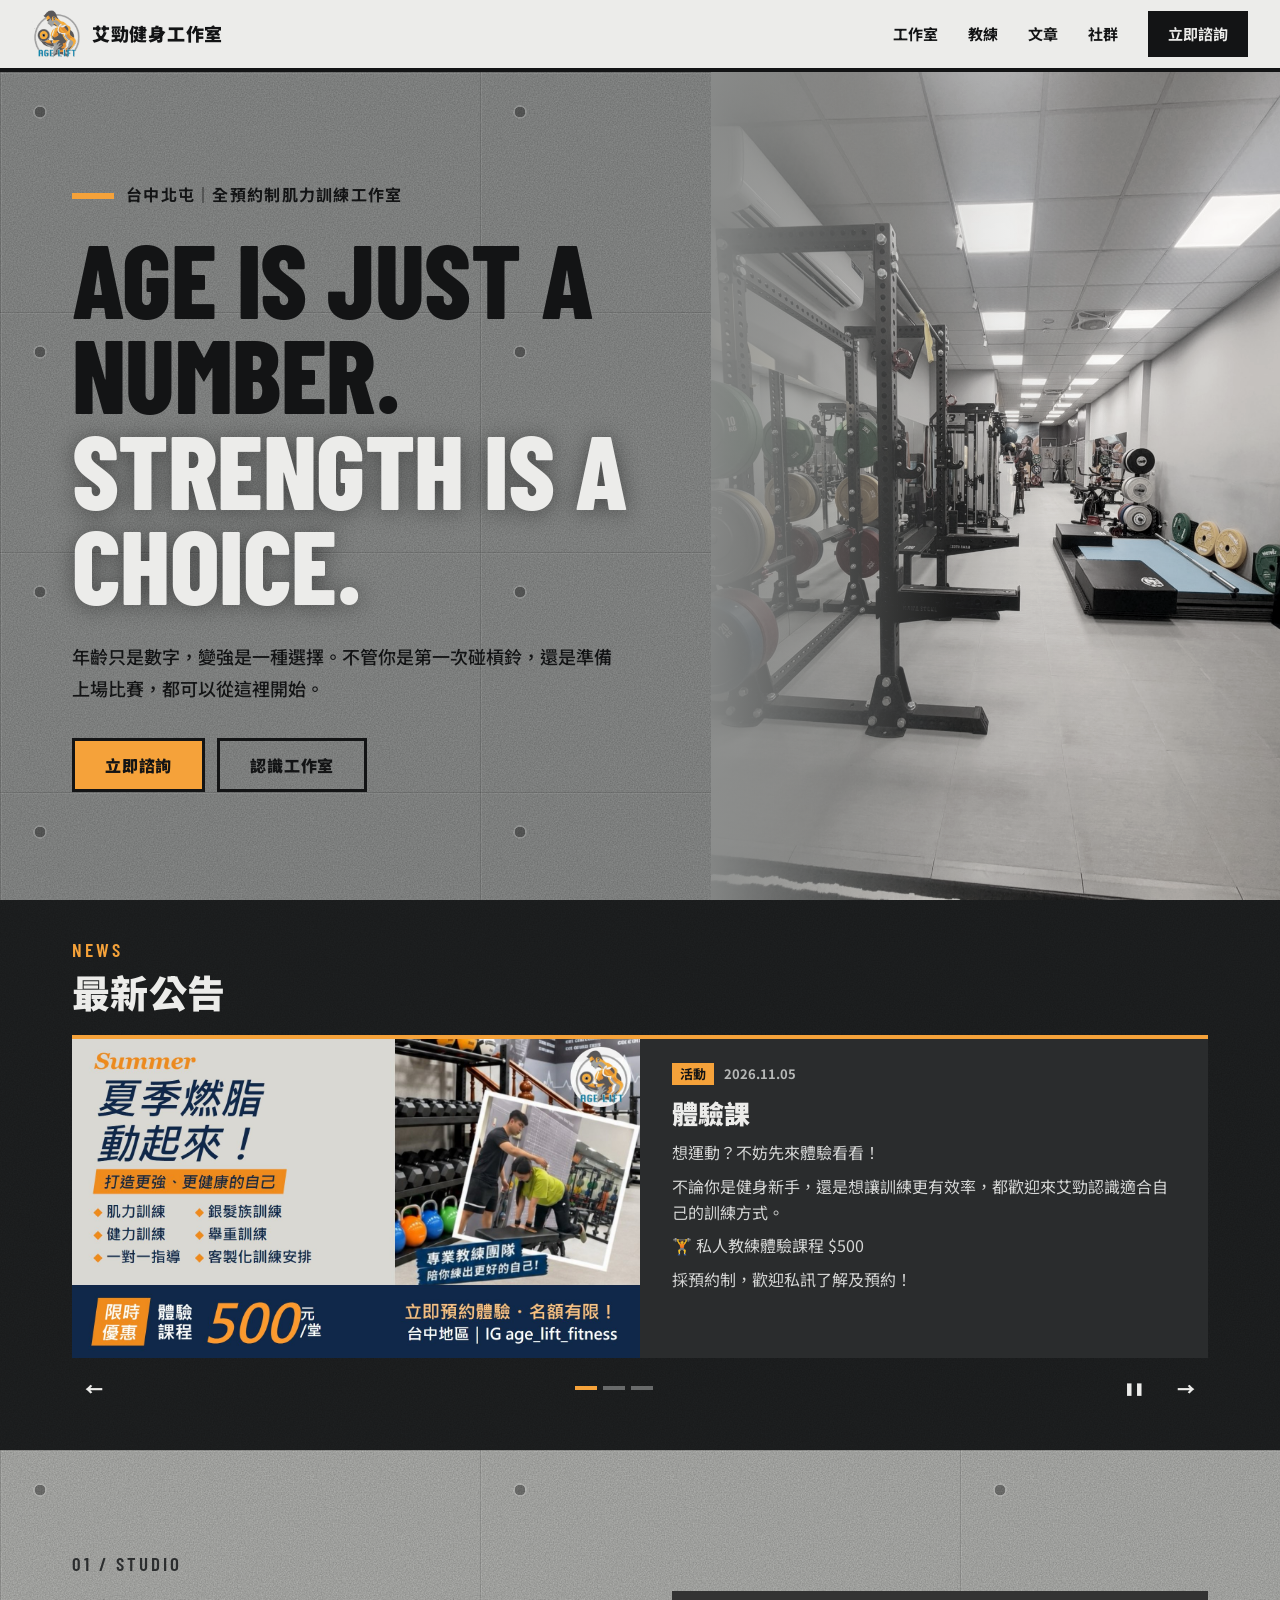
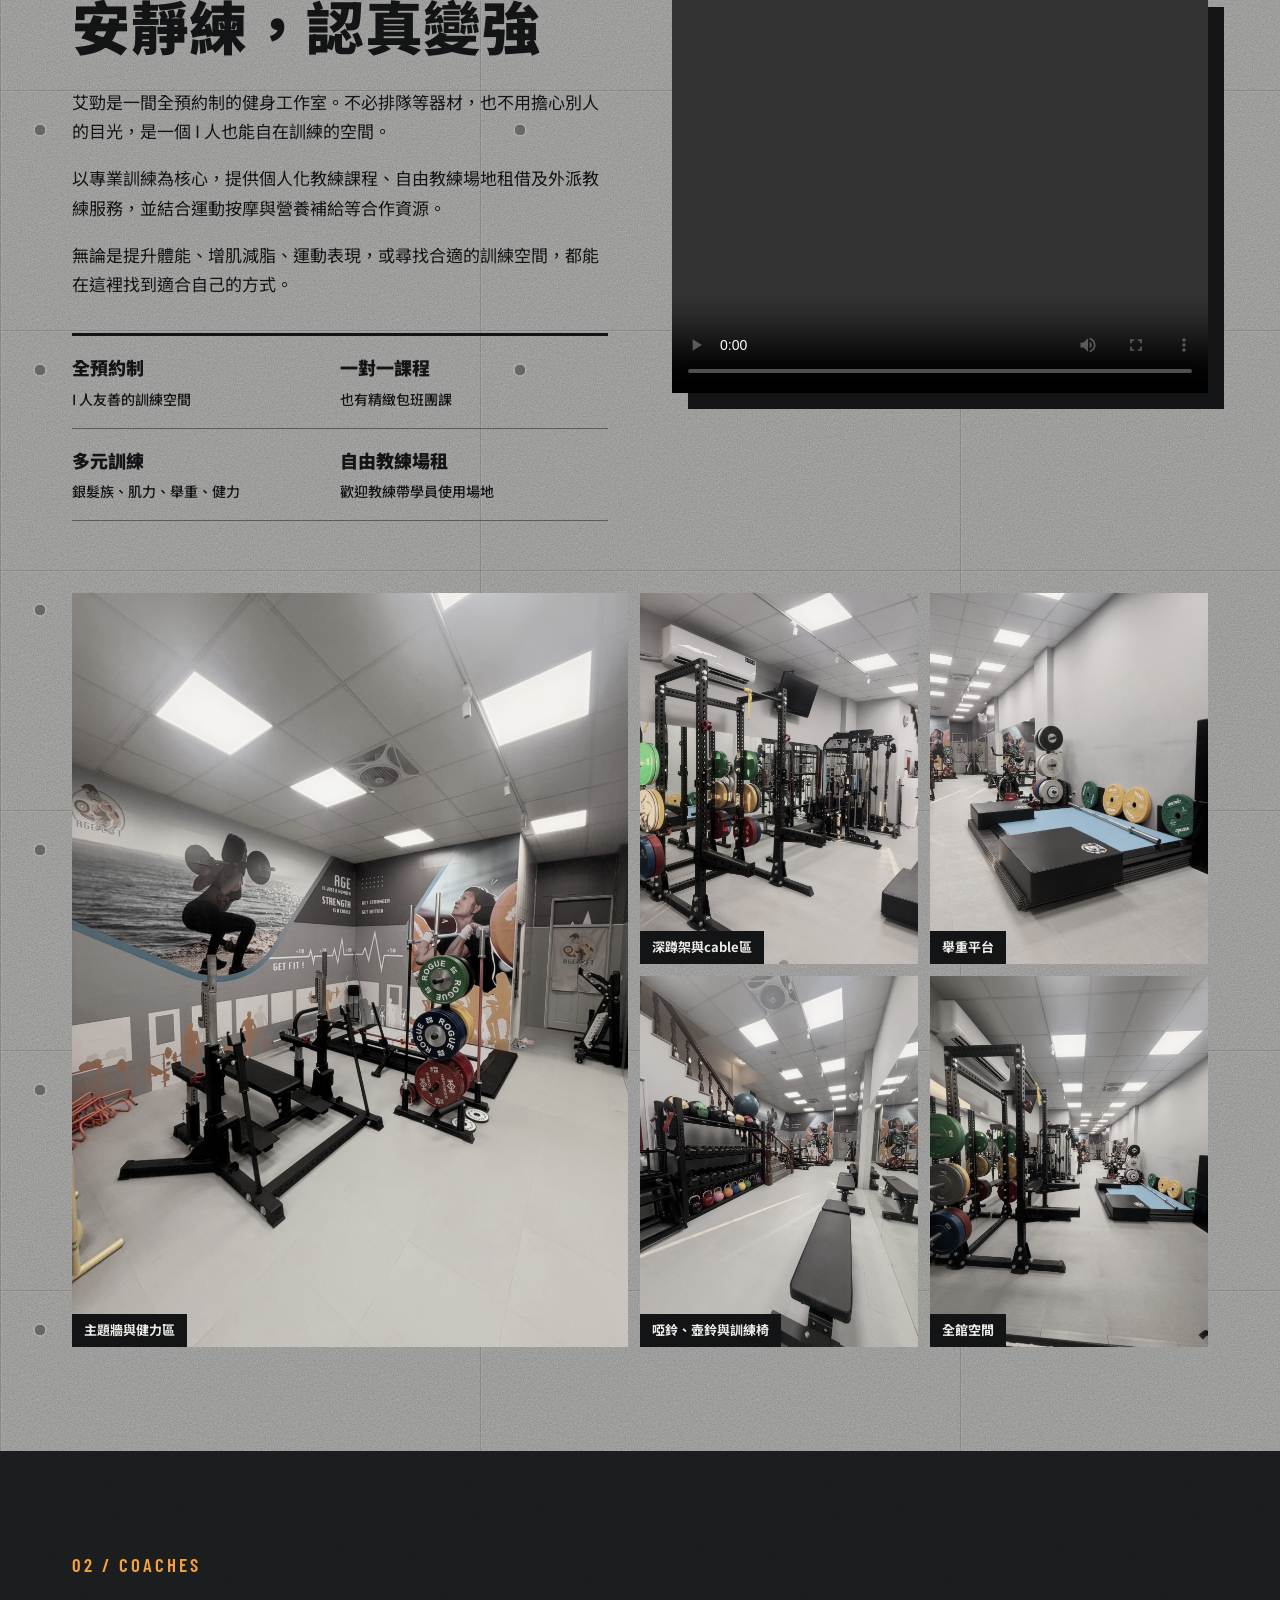
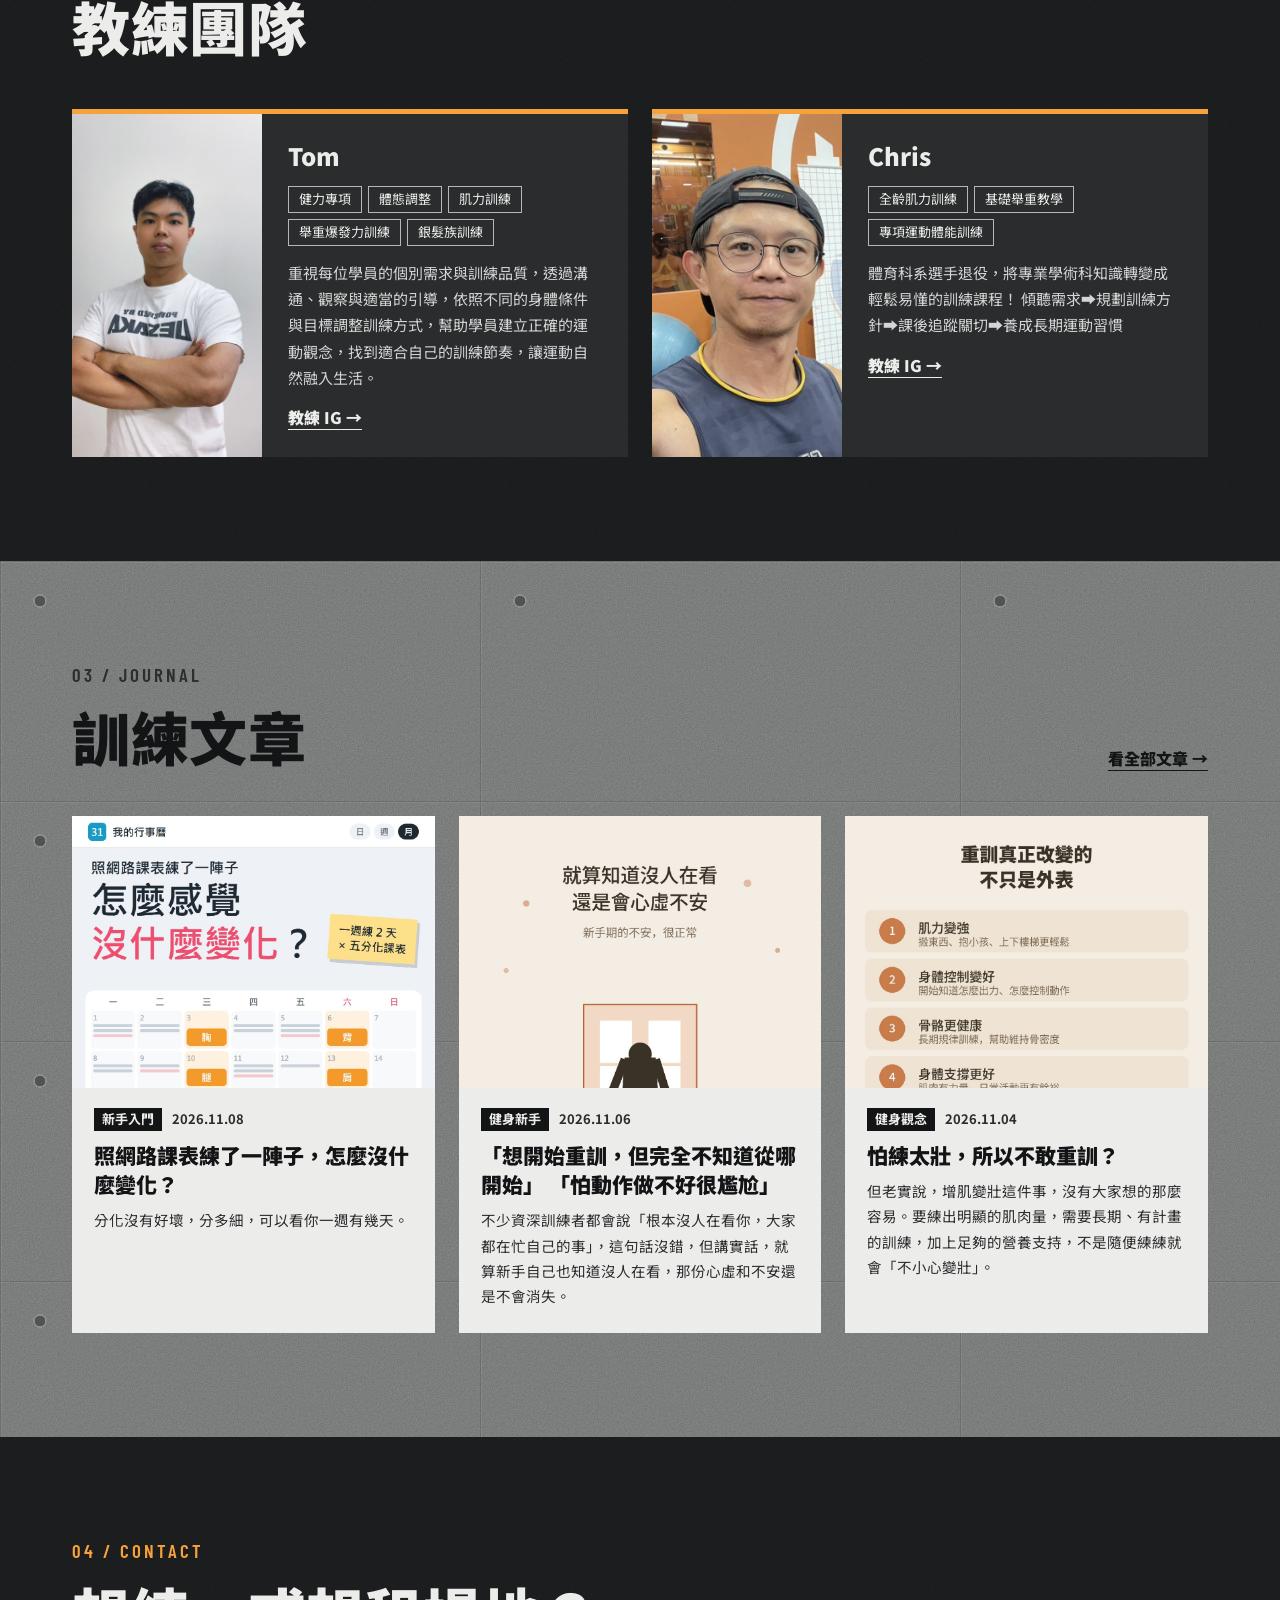
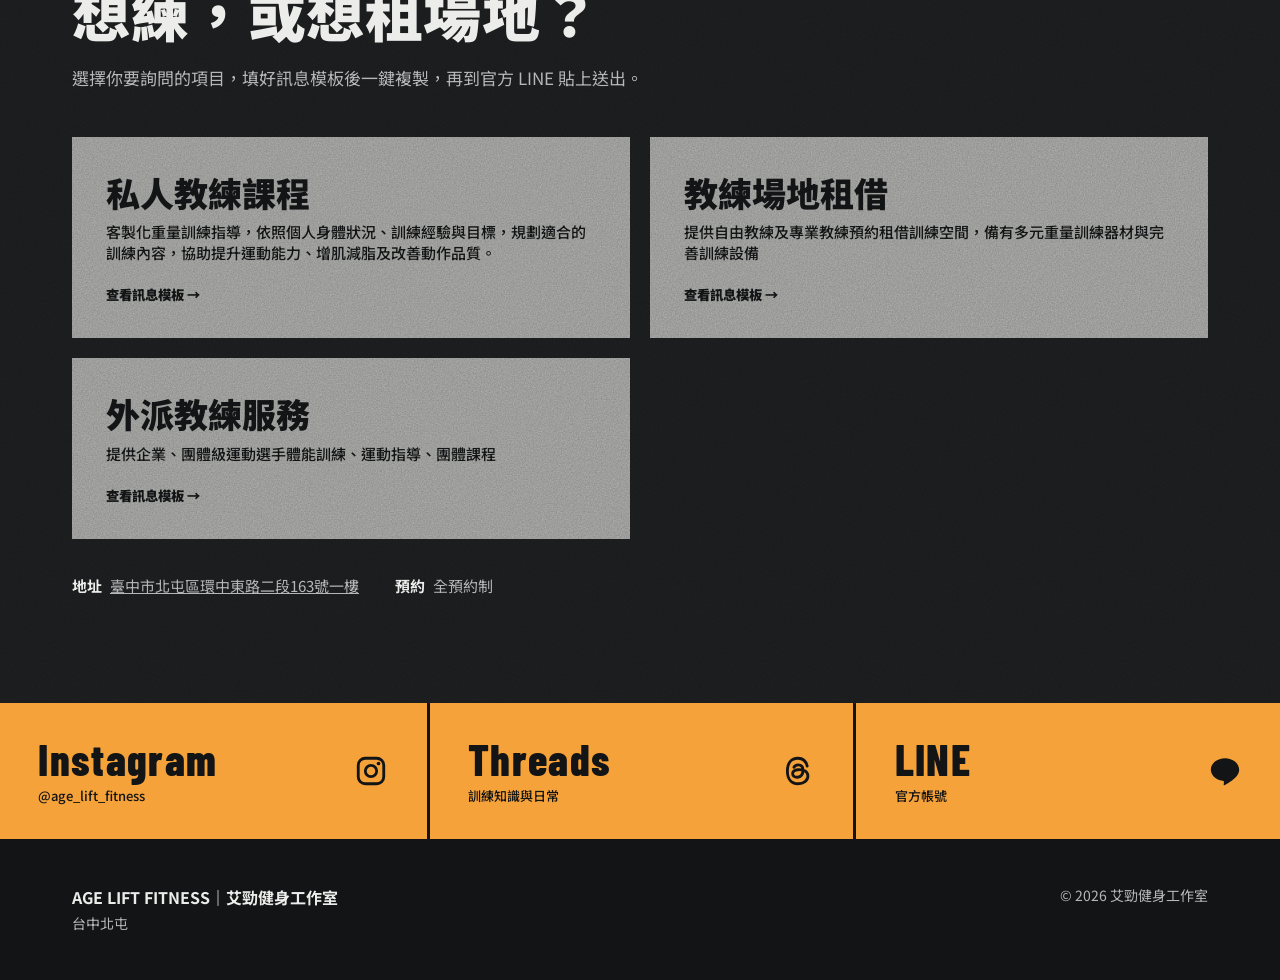
<file: index.html>
<!doctype html>
<html lang="zh-Hant">
<head>
<meta charset="utf-8">
<meta name="viewport" content="width=device-width, initial-scale=1">
<title>Age Lift Fitness 艾勁健身工作室｜台中北屯肌力訓練</title>
<meta name="description" content="Age Lift Fitness 艾勁健身工作室，位於台中北屯的全預約制肌力訓練空間。一對一課程、精緻包班團課、銀髮族訓練、舉重與健力，並提供自由教練場租。">
<meta property="og:title" content="Age Lift Fitness 艾勁健身工作室">
<meta property="og:description" content="台中北屯全預約制肌力訓練工作室。AGE IS JUST A NUMBER. STRENGTH IS A CHOICE.">
<meta property="og:type" content="website">
<link rel="icon" href="assets/logo.png">
<link rel="preconnect" href="https://fonts.googleapis.com">
<link rel="preconnect" href="https://fonts.gstatic.com" crossorigin>
<link href="https://fonts.googleapis.com/css2?family=Barlow+Condensed:wght@600;800&family=Noto+Sans+TC:wght@400;500;700;900&display=swap" rel="stylesheet">
<link rel="stylesheet" href="css/style.css">
</head>
<body>
<div id="preview-banner" class="preview-banner" hidden>正在預覽尚未發布的草稿</div>
<header class="site-header">
  <a class="brand" href="index.html"><img src="assets/logo.png" alt="" width="48" height="48"><span>艾勁健身工作室</span></a>
  <nav class="site-nav" aria-label="主要選單">
    <a href="#about">工作室</a><a href="#coaches">教練</a><a href="#articles">文章</a><a href="#social">社群</a><a href="#consult" class="nav-cta">立即諮詢</a>
  </nav>
</header>

<main>
  <section class="hero concrete">
    <div class="hero-copy">
      <p class="eyebrow" id="hero-eyebrow"></p>
      <h1 id="hero-title"></h1>
      <p class="hero-sub" id="hero-sub"></p>
      <div class="actions">
        <a class="btn btn-primary" href="#consult">立即諮詢</a>
        <a class="btn btn-ghost" href="#about">認識工作室</a>
      </div>
    </div>
    <div class="hero-photo"><img id="hero-image" alt="艾勁健身工作室館內環境" fetchpriority="high"></div>
  </section>

  <section id="news" class="section dark news" hidden>
    <div class="wrap news-wrap">
      <div class="news-head">
        <p class="index">NEWS</p>
        <h2>最新公告</h2>
      </div>
      <div id="news-list" class="news-list"></div>
    </div>
  </section>

  <section id="about" class="section concrete concrete-light">
    <div class="wrap">
      <p class="index">01 / STUDIO</p>
      <div class="about-grid">
        <div>
          <h2 id="about-heading"></h2>
          <div id="about-body" class="prose"></div>
          <ul id="about-points" class="points"></ul>
        </div>
        <div id="about-media" class="about-media"></div>
      </div>
      <div id="gallery" class="gallery"></div>
    </div>
  </section>

  <section id="coaches" class="section dark">
    <div class="wrap">
      <p class="index">02 / COACHES</p>
      <h2>教練團隊</h2>
      <div id="coach-list" class="coach-list"></div>
    </div>
  </section>

  <section id="articles" class="section concrete">
    <div class="wrap">
      <p class="index">03 / JOURNAL</p>
      <div class="section-head">
        <h2>訓練文章</h2>
        <a class="text-link" href="article.html">看全部文章 →</a>
      </div>
      <div id="article-list" class="article-list"></div>
    </div>
  </section>

  <section id="consult" class="section dark consult">
    <div class="wrap">
      <p class="index">04 / CONTACT</p>
      <h2 id="consult-heading"></h2>
      <p id="consult-intro" class="consult-intro"></p>
      <div id="consult-types" class="consult-types"></div>
      <ul id="contact-info" class="contact-info"></ul>
    </div>
  </section>
</main>

<footer id="footer"></footer>
<nav class="mobile-bar" aria-label="快速選單">
  <a href="index.html#about">工作室</a><a href="index.html#coaches">教練</a><a href="index.html#articles">文章</a><a href="index.html#social">社群</a><a href="index.html#consult" class="mobile-cta">諮詢</a>
</nav>
<dialog id="consult-dialog" class="consult-dialog"></dialog>
<div id="toast" class="toast" role="status" aria-live="polite"></div>
<script src="js/site.js"></script>
</body>
</html>
</file>
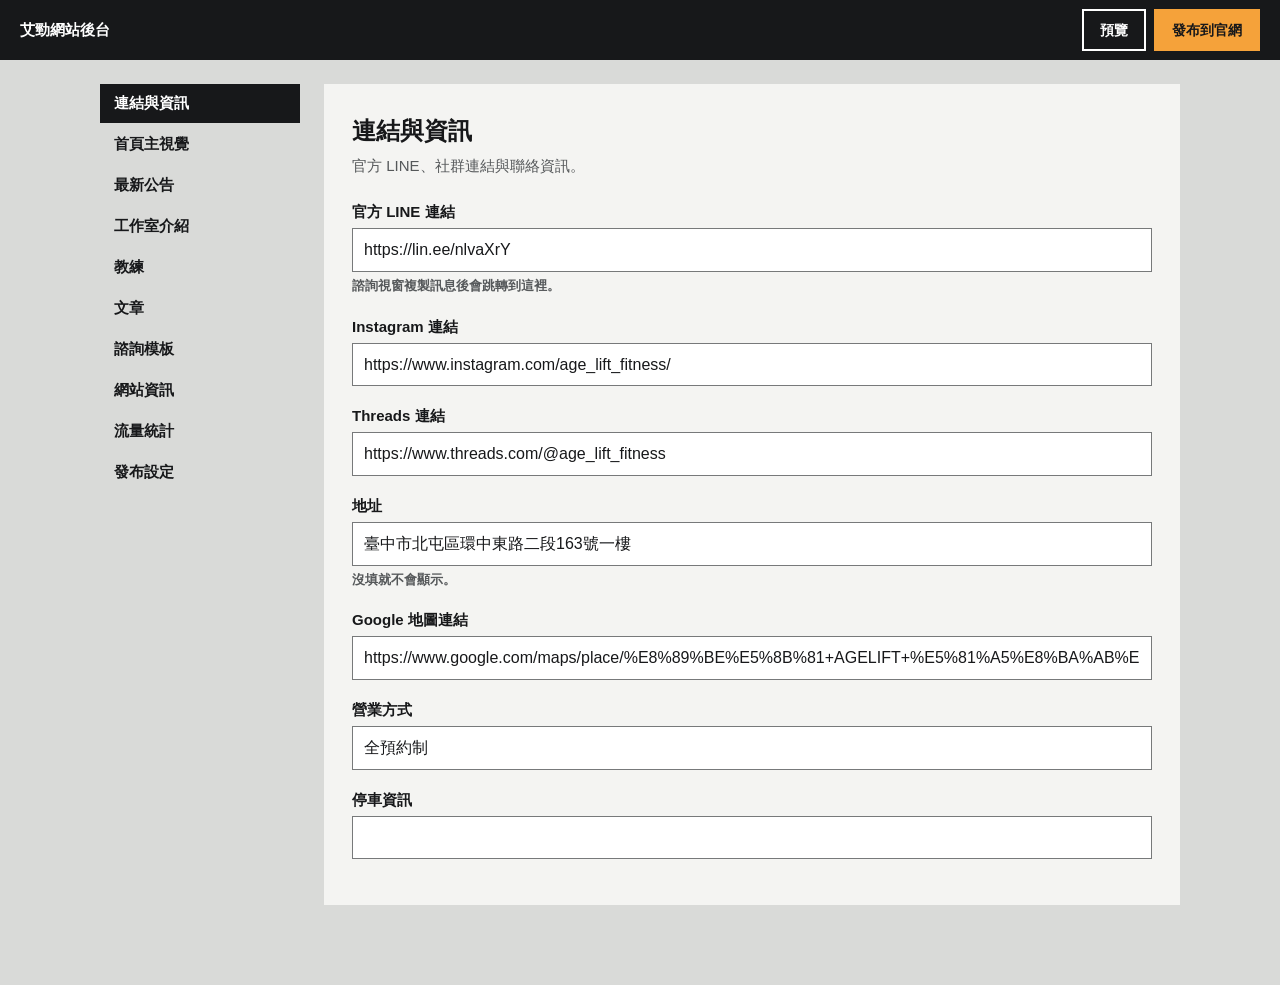
<file: admin.html>
<!doctype html>
<html lang="zh-Hant">
<head>
<meta charset="utf-8">
<meta name="viewport" content="width=device-width, initial-scale=1">
<meta name="robots" content="noindex, nofollow">
<title>網站後台｜艾勁健身工作室</title>
<link rel="icon" href="assets/logo.png">
<link rel="stylesheet" href="css/admin.css">
</head>
<body>
<header class="top">
  <strong>艾勁網站後台</strong>
  <span id="save-state" class="save-state" role="status"></span>
  <div class="top-actions">
    <button id="preview-btn" type="button" class="btn">預覽</button>
    <button id="publish-btn" type="button" class="btn btn-primary">發布到官網</button>
  </div>
</header>
<div id="draft-banner" class="banner" hidden>
  <span>已載入尚未發布的草稿。</span>
  <button id="discard-btn" type="button" class="link-btn">捨棄草稿，改用線上版本</button>
</div>
<div id="publish-log" class="publish-log" hidden></div>
<div class="layout">
  <nav id="tabs" class="tabs" aria-label="後台分頁"></nav>
  <main id="panel" class="panel"></main>
</div>
<script src="js/admin.js"></script>
</body>
</html>
</file>
<file: css/style.css>
:root {
  --concrete: #8d8f8e;
  --concrete-light: #b3b4b1;
  --concrete-dark: #5c5e5e;
  --ink: #131415;
  --ink-soft: #2b2d2e;
  --charcoal: #1f2122;
  --charcoal-2: #2a2c2d;
  --paper: #ececea;
  --paper-muted: #b6b8b7;
  --orange: #f5a23a;
  --blue: #1584ad;
  --line-green: #06c755;
  --display: "Barlow Condensed", "Noto Sans TC", "Microsoft JhengHei", sans-serif;
  --sans: "Noto Sans TC", "Microsoft JhengHei", "PingFang TC", sans-serif;
  --noise: url("data:image/svg+xml,%3Csvg xmlns='http://www.w3.org/2000/svg' width='360' height='360'%3E%3Cfilter id='n'%3E%3CfeTurbulence type='fractalNoise' baseFrequency='.75' numOctaves='4' stitchTiles='stitch'/%3E%3CfeColorMatrix values='0 0 0 0 0 0 0 0 0 0 0 0 0 0 0 0 0 0 .24 0'/%3E%3C/filter%3E%3Crect width='360' height='360' filter='url(%23n)'/%3E%3C/svg%3E");
}
* { box-sizing: border-box; }
html { scroll-behavior: smooth; scroll-padding-top: 80px; }
body { margin: 0; font-family: var(--sans); color: var(--ink); background: var(--charcoal); line-height: 1.75; -webkit-font-smoothing: antialiased; }
img { display: block; max-width: 100%; }
a { color: inherit; }
h1, h2, h3, p { margin: 0; }
:focus-visible { outline: 3px solid var(--orange); outline-offset: 2px; }

/* 清水模：底紋、模板接縫與螺栓孔 */
.concrete {
  background-color: var(--concrete);
  background-image:
    radial-gradient(circle at 40px 40px, rgba(0,0,0,.34) 0 5px, rgba(255,255,255,.14) 5.5px 6.5px, transparent 7px),
    linear-gradient(90deg, rgba(0,0,0,.13) 1px, rgba(255,255,255,.07) 1px 2px, transparent 2px),
    linear-gradient(rgba(0,0,0,.13) 1px, rgba(255,255,255,.07) 1px 2px, transparent 2px),
    var(--noise);
  background-size: 480px 240px, 480px 240px, 480px 240px, 360px 360px;
}
.concrete-light { background-color: var(--concrete-light); }
.dark { background-color: var(--charcoal); color: var(--paper); background-image: var(--noise); background-size: 360px; }

.wrap { width: min(1200px, 100%); margin: 0 auto; padding: 0 32px; }
.section { padding: 104px 0; }
.index { font: 600 19px/1 var(--display); letter-spacing: .16em; margin-bottom: 18px; color: var(--ink-soft); }
.dark .index { color: var(--orange); }
h2 { font-size: clamp(34px, 4.6vw, 58px); font-weight: 900; line-height: 1.2; letter-spacing: .01em; }

/* 導覽 */
.site-header { position: sticky; top: 0; z-index: 20; display: flex; align-items: center; justify-content: space-between; gap: 20px; height: 72px; padding: 0 32px; background: var(--paper); border-bottom: 4px solid var(--ink); }
.brand { display: flex; align-items: center; gap: 12px; font-weight: 900; font-size: 18px; text-decoration: none; letter-spacing: .04em; }
.brand img { width: 48px; height: 48px; object-fit: contain; }
.site-nav { display: flex; align-items: center; gap: 30px; font-weight: 700; font-size: 15px; }
.site-nav a { text-decoration: none; padding: 8px 0; }
.site-nav a:not(.nav-cta):hover { text-decoration: underline; text-underline-offset: 6px; text-decoration-thickness: 2px; }
.nav-cta { background: var(--ink); color: var(--paper); padding: 10px 20px !important; }
.nav-cta:hover { background: var(--orange); color: var(--ink); }

/* 主視覺 */
.hero { position: relative; display: grid; grid-template-columns: minmax(0, 1.25fr) minmax(0, 1fr); min-height: calc(100vh - 72px); overflow: hidden; }
.hero-copy { position: relative; z-index: 2; display: flex; flex-direction: column; justify-content: center; padding: 64px 0 64px max(32px, calc((100vw - 1200px) / 2 + 32px)); }
.eyebrow { font-weight: 700; font-size: 16px; letter-spacing: .08em; margin-bottom: 22px; }
.eyebrow::before { content: ""; display: inline-block; width: 42px; height: 6px; margin-right: 12px; vertical-align: middle; background: var(--orange); }
h1 { font: 800 clamp(58px, 8.1vw, 132px)/.92 var(--display); letter-spacing: -.005em; text-transform: uppercase; white-space: pre-line; margin-right: -14vw; color: var(--ink); }
h1 .accent { display: block; color: var(--paper); text-shadow: 0 2px 22px rgba(0,0,0,.42); }
.hero-sub { max-width: 30em; margin-top: 30px; font-size: 18px; font-weight: 500; }
.actions { display: flex; flex-wrap: wrap; gap: 12px; margin-top: 34px; }
.hero-photo { position: relative; min-height: 520px; }
.hero-photo img { position: absolute; inset: 0; width: 100%; height: 100%; object-fit: cover; object-position: 50% 62%; filter: grayscale(.72) contrast(1.05); }
.hero-photo::after { content: ""; position: absolute; inset: 0; background: linear-gradient(90deg, rgba(141,143,142,.92), rgba(141,143,142,.2) 42%, transparent 70%); }

.btn { display: inline-flex; align-items: center; justify-content: center; min-height: 54px; padding: 12px 30px; border: 3px solid var(--ink); background: none; color: var(--ink); font: 900 16px/1.3 var(--sans); letter-spacing: .05em; text-decoration: none; cursor: pointer; transition: transform .15s, box-shadow .15s, background .15s; }
.btn:hover { transform: translate(-2px, -2px); box-shadow: 4px 4px 0 var(--ink); }
.btn-primary { background: var(--orange); }
.btn-ghost:hover { background: var(--paper); }
.dark .btn { border-color: var(--paper); color: var(--paper); }
.dark .btn:hover { box-shadow: 4px 4px 0 var(--paper); }

/* 最新公告 */
.news.section { padding: 40px 0; }
.news-list { margin-top: 20px; }
.news .index { margin-bottom: 10px; }
.news h2 { font-size: clamp(26px, 3vw, 38px); }
.news-track { display: flex; overflow-x: auto; scroll-snap-type: x mandatory; scroll-behavior: smooth; overscroll-behavior-x: contain; scrollbar-width: none; }
.news-track::-webkit-scrollbar { display: none; }
.news-slide { flex: 0 0 100%; min-width: 0; display: grid; grid-template-columns: minmax(0, 1fr); grid-template-rows: auto 1fr; scroll-snap-align: start; scroll-snap-stop: always; background: var(--charcoal-2); border-top: 4px solid var(--orange); }
.news-slide.no-image { grid-template-columns: minmax(0, 1fr); }
.news-slide.image-only { grid-template-columns: minmax(0, 1fr); grid-template-rows: auto; align-content: center; background: var(--ink); }
.news-image { position: relative; display: block; min-height: 160px; aspect-ratio: 16 / 9; background: var(--ink); }
.image-only .news-image { aspect-ratio: 16 / 9; }
.news-image img { position: absolute; inset: 0; width: 100%; height: 100%; object-fit: contain; }
.news-body { display: flex; flex-direction: column; align-items: flex-start; gap: 8px; padding: 18px 20px; }
.news-body .meta { color: var(--paper-muted); }
.news-body .meta b { background: var(--orange); color: var(--ink); }
.news-body h3 { font-size: 20px; font-weight: 900; line-height: 1.35; }
.news-text { color: #d4d5d4; font-size: 14px; line-height: 1.6; }
.news-text p + p { margin-top: .5em; }
.news-body .btn { min-height: 42px; margin-top: auto; padding: 8px 16px; border-width: 2px; font-size: 14px; }
.news-controls { display: flex; align-items: center; justify-content: space-between; gap: 8px; margin-top: 8px; }
.news-arrow { width: 44px; height: 44px; flex: none; border: 0; background: none; color: var(--paper); font: 900 18px/1 var(--sans); cursor: pointer; }
.news-arrow:hover { background: var(--orange); color: var(--ink); }
.news-toggle { font-size: 12px; }
.news-dots { display: flex; flex: 1; flex-wrap: wrap; justify-content: center; min-width: 0; }
.news-dot { width: 28px; height: 44px; padding: 0; border: 0; background: none; cursor: pointer; }
.news-dot::before { content: ""; display: block; height: 4px; margin: 0 3px; background: var(--paper-muted); opacity: .5; }
.news-dot[aria-current="true"]::before { background: var(--orange); opacity: 1; }

/* 電腦版左圖右文：圖片高度對齊文字，文字特別多時才會裁掉一點圖片左右，不留黑邊 */
@media (min-width: 961px) {
  .news-slide { grid-template-columns: minmax(0, 1fr) minmax(0, 1fr); grid-template-rows: auto; }
  .news-slide:not(.image-only) .news-image img { object-fit: cover; }
  .news-body { gap: 10px; padding: 24px 32px; }
  .news-body h3 { font-size: 26px; }
  .news-text { font-size: 16px; }
}

/* 全部都是廣告圖時滿版：不留邊也不顯示標題（保留給螢幕閱讀器） */
.news.news-full.section { padding: 0; }
.news-full .news-wrap { display: block; width: 100%; padding: 0; }
.news-full .news-head { position: absolute; width: 1px; height: 1px; overflow: hidden; clip-path: inset(50%); }
.news-full .news-list { width: 100%; margin: 0; }
.news-full .news-slide { border-top: 0; }
.news-full .news-image { aspect-ratio: 3 / 1; }
.news-full .news-controls { margin: 0; padding: 0 16px; }

/* 工作室 */
.about-grid { display: grid; grid-template-columns: 1fr 1fr; gap: 64px; align-items: start; margin-bottom: 72px; }
.prose { margin-top: 26px; font-size: 17px; }
.prose p + p { margin-top: 1em; }
.points { list-style: none; margin: 34px 0 0; padding: 0; display: grid; grid-template-columns: 1fr 1fr; border-top: 3px solid var(--ink); }
.points li { padding: 16px 16px 16px 0; border-bottom: 1px solid rgba(0,0,0,.42); }
.points strong { display: block; font-size: 18px; font-weight: 900; }
.points span { font-size: 14px; font-weight: 500; }
.about-media img { width: 100%; aspect-ratio: 4 / 3; object-fit: cover; object-position: 50% 68%; box-shadow: 16px 16px 0 var(--ink); }
.video { position: relative; aspect-ratio: 16 / 9; background: var(--ink); box-shadow: 16px 16px 0 var(--ink); }
.video-file { aspect-ratio: 4 / 3; }
.video iframe, .video video { position: absolute; inset: 0; width: 100%; height: 100%; border: 0; }
.gallery { display: grid; grid-template-columns: 2fr 1fr 1fr; gap: 12px; }
.gallery figure { position: relative; margin: 0; overflow: hidden; background: var(--ink); aspect-ratio: 3 / 4; }
.gallery figure:first-child { grid-row: span 2; aspect-ratio: auto; }
.gallery img { width: 100%; height: 100%; object-fit: cover; filter: grayscale(.6); transition: filter .3s, transform .5s; }
.gallery figure:hover img { filter: none; transform: scale(1.03); }
.gallery figcaption { position: absolute; left: 0; bottom: 0; padding: 5px 12px; background: var(--ink); color: var(--paper); font-size: 13px; font-weight: 700; }

/* 教練 */
.coach-list { display: grid; grid-template-columns: repeat(auto-fit, minmax(min(100%, 460px), 1fr)); gap: 24px; margin-top: 48px; }
.coach { display: grid; grid-template-columns: 190px 1fr; background: var(--charcoal-2); border-top: 5px solid var(--orange); }
.coach-photo { background: var(--concrete); min-height: 250px; }
.coach-photo img { width: 100%; height: 100%; object-fit: cover; }
.coach-photo img.is-logo { object-fit: contain; padding: 30px; }
.coach-body { padding: 26px; }
.coach h3 { font-size: 24px; font-weight: 900; line-height: 1.35; }
.coach-title { color: var(--orange); font-weight: 700; font-size: 14px; }
.tags { display: flex; flex-wrap: wrap; gap: 6px; margin: 14px 0; padding: 0; list-style: none; }
.tags li { padding: 1px 10px; border: 1px solid var(--paper-muted); font-size: 13px; }
.coach-bio { color: #d4d5d4; font-size: 15px; }
.coach .text-link { display: inline-block; margin-top: 12px; }

/* 文章 */
.section-head { display: flex; align-items: flex-end; justify-content: space-between; gap: 18px; flex-wrap: wrap; }
.text-link { font-weight: 900; text-underline-offset: 5px; }
.article-list { display: grid; grid-template-columns: repeat(3, minmax(0, 1fr)); gap: 24px; margin-top: 44px; }
.article-card { display: flex; flex-direction: column; background: var(--paper); text-decoration: none; transition: transform .15s, box-shadow .15s; }
.article-card:hover { transform: translate(-3px, -3px); box-shadow: 7px 7px 0 var(--ink); }
.article-card img { width: 100%; aspect-ratio: 4 / 3; object-fit: cover; object-position: top; background: var(--concrete-dark); }
.article-card-body { padding: 20px 22px 24px; }
.meta { display: flex; gap: 10px; align-items: center; font-size: 13px; font-weight: 700; color: var(--ink-soft); }
.meta b { padding: 0 8px; background: var(--ink); color: var(--paper); font-weight: 700; }
.article-card h3 { margin-top: 10px; font-size: 21px; font-weight: 900; line-height: 1.4; }
.article-card p { margin-top: 8px; font-size: 14.5px; color: var(--ink-soft); }

.article-page { min-height: 70vh; }
.article-narrow { width: min(760px, 100%); margin: 0 auto; padding: 0 28px; }
.article-sheet { background: var(--paper); padding: clamp(26px, 5vw, 60px); margin-top: 24px; }
.article-sheet h1 { font: 900 clamp(30px, 4.6vw, 44px)/1.3 var(--sans); margin: 12px 0 28px; text-transform: none; white-space: normal; }
.article-body { font-size: 17px; }
.article-body > * + * { margin-top: 1em; }
.article-body h2 { font-size: 25px; margin-top: 1.8em; padding-left: 12px; border-left: 6px solid var(--orange); }
.article-body img { margin-inline: auto; width: min(560px, 100%); }
.article-body ul { padding-left: 1.3em; }
.article-cta { margin-top: 40px; padding: 26px; background: var(--charcoal); color: var(--paper); }
.article-cta p { margin-bottom: 14px; font-weight: 700; }
.back-link { font-weight: 900; }

/* 諮詢 */
.consult-intro { margin-top: 16px; font-size: 17px; color: var(--paper-muted); }
.consult-types { display: grid; grid-template-columns: 1fr 1fr; gap: 20px; margin-top: 44px; }
.consult-card { display: block; width: 100%; padding: 34px; text-align: left; font-family: var(--sans); color: var(--ink); background-color: var(--concrete-light); background-image: var(--noise); border: 0; cursor: pointer; transition: transform .15s, box-shadow .15s, background-color .15s; }
.consult-card:hover { background-color: var(--orange); transform: translate(-3px, -3px); box-shadow: 7px 7px 0 var(--paper); }
.consult-card strong { display: block; font-size: clamp(26px, 3vw, 34px); font-weight: 900; line-height: 1.3; }
.consult-card span { display: block; margin-top: 6px; font-size: 15px; font-weight: 500; }
.consult-card em { display: block; margin-top: 22px; font-style: normal; font-weight: 900; }
.contact-info { display: flex; flex-wrap: wrap; gap: 8px 36px; margin: 34px 0 0; padding: 0; list-style: none; color: var(--paper-muted); font-size: 15px; }
.contact-info b { color: var(--paper); margin-right: 8px; }

/* 頁尾與社群 */
.social { background: var(--orange); color: var(--ink); }
.social-grid { display: grid; grid-template-columns: repeat(3, 1fr); }
.social-link { display: flex; align-items: center; justify-content: space-between; gap: 12px; padding: 34px clamp(20px, 3vw, 40px); text-decoration: none; font: 800 clamp(28px, 3.4vw, 44px)/1 var(--display); letter-spacing: .03em; border-left: 3px solid var(--ink); transition: background .15s, color .15s; }
.social-link:first-child { border-left: 0; }
.social-link:hover { background: var(--ink); color: var(--paper); }
.social-link small { display: block; margin-top: 8px; font: 500 13px/1.3 var(--sans); letter-spacing: 0; }
.social-link svg { flex: none; width: 34px; height: 34px; }
.foot { padding: 44px 32px; background: var(--ink); color: var(--paper-muted); font-size: 14px; }
.foot-inner { display: flex; flex-wrap: wrap; justify-content: space-between; gap: 12px; width: min(1136px, 100%); margin: 0 auto; }
.foot strong { display: block; color: var(--paper); font-size: 16px; }

/* 諮詢視窗 */
.consult-dialog { width: min(600px, calc(100vw - 24px)); max-height: calc(100dvh - 24px); padding: 0; border: 0; border-top: 6px solid var(--orange); background: var(--paper); color: var(--ink); }
.consult-dialog::backdrop { background: rgba(10, 11, 12, .76); }
.dialog-inner { padding: 28px; }
.dialog-head { display: flex; align-items: flex-start; justify-content: space-between; gap: 12px; }
.dialog-head h2 { font-size: 28px; }
.dialog-close { width: 44px; height: 44px; flex: none; border: 0; background: none; font-size: 28px; line-height: 1; cursor: pointer; color: var(--ink); }
.dialog-steps { display: grid; grid-template-columns: repeat(3, 1fr); gap: 8px; margin: 14px 0 18px; padding: 0; list-style: none; counter-reset: s; font-size: 13px; font-weight: 700; line-height: 1.4; }
.dialog-steps li { counter-increment: s; padding-top: 6px; border-top: 3px solid var(--ink); }
.dialog-steps li::before { content: counter(s) ". "; }
.consult-dialog label { display: block; margin-bottom: 6px; font-size: 14px; font-weight: 700; }
.consult-dialog textarea { width: 100%; min-height: 250px; padding: 14px; border: 2px solid var(--ink); background: #fff; color: var(--ink); font: 16px/1.7 var(--sans); resize: vertical; }
.dialog-actions { display: flex; flex-direction: column; gap: 10px; margin-top: 14px; }
.btn-line { background: var(--line-green); border-color: var(--ink); color: #04210f; }
.dialog-actions .btn-plain { min-height: 46px; font-size: 15px; border-width: 2px; }
.dialog-note { margin-top: 10px; font-size: 13px; color: var(--ink-soft); }

.toast { position: fixed; left: 50%; bottom: 84px; z-index: 50; transform: translate(-50%, 20px); padding: 12px 22px; background: var(--ink); color: var(--paper); border-left: 5px solid var(--orange); font-weight: 700; opacity: 0; pointer-events: none; transition: .2s; width: max-content; max-width: calc(100vw - 32px); }
.toast.show { opacity: 1; transform: translate(-50%, 0); }
.preview-banner { padding: 6px; text-align: center; background: var(--blue); color: #fff; font-weight: 700; font-size: 14px; }
.mobile-bar { display: none; }
.load-error { padding: 80px 24px; text-align: center; color: var(--paper); }

@media (max-width: 960px) {
  .news-wrap { display: block; }
  .news-list { width: min(560px, 100%); margin-top: 16px; }
  .about-grid { grid-template-columns: 1fr; gap: 44px; }
  .article-list { grid-template-columns: 1fr 1fr; }
}
@media (max-width: 760px) {
  .wrap { padding: 0 20px; }
  .section { padding: 68px 0; }
  .site-header { height: 62px; padding: 0 16px; }
  .brand img { width: 42px; height: 42px; }
  .site-nav { display: none; }
  html { scroll-padding-top: 70px; }
  body { padding-bottom: 60px; }
  .hero { display: flex; flex-direction: column-reverse; min-height: 0; }
  .hero-copy { padding: 36px 20px 48px; }
  h1 { margin-right: 0; font-size: clamp(50px, 14.8vw, 78px); }
  .hero-sub { font-size: 16.5px; }
  .hero-photo { min-height: 0; height: 58vw; max-height: 340px; }
  .hero-photo::after { background: linear-gradient(0deg, rgba(141,143,142,.85), transparent 45%); }
  .actions .btn { flex: 1 1 140px; padding-inline: 14px; }
  .news.section { padding: 32px 0; }
  .news-slide { grid-template-columns: minmax(0, 1fr); grid-template-rows: auto 1fr; }
  .news-slide.no-image { grid-template-rows: 1fr; }
  .news-slide.image-only { grid-template-rows: auto; }
  .news-image, .news-full .news-image { aspect-ratio: 16 / 9; }
  .gallery { grid-template-columns: 1fr 1fr; }
  .gallery figure:first-child { grid-column: span 2; grid-row: auto; aspect-ratio: 4 / 3; }
  .coach { grid-template-columns: 1fr; }
  .coach-photo { min-height: 0; }
  .coach-photo img { display: block; height: auto; }
  .coach-photo img.is-logo { max-height: 300px; }
  .article-list { grid-template-columns: 1fr; }
  .consult-types { grid-template-columns: 1fr; }
  .consult-card { padding: 26px; }
  .social-grid { grid-template-columns: 1fr; }
  .social-link { border-left: 0; border-top: 3px solid var(--ink); padding: 22px 20px; }
  .social-link:first-child { border-top: 0; }
  .foot { padding: 32px 20px; }
  .dialog-inner { padding: 20px; }
  .consult-dialog textarea { min-height: 210px; }
  .mobile-bar { position: fixed; inset: auto 0 0; z-index: 30; display: grid; grid-template-columns: repeat(5, 1fr); height: 60px; padding-bottom: env(safe-area-inset-bottom); background: var(--ink); }
  .mobile-bar a { display: flex; align-items: center; justify-content: center; color: var(--paper); font-size: 15px; font-weight: 700; text-decoration: none; }
  .mobile-bar .mobile-cta { background: var(--orange); color: var(--ink); font-weight: 900; }
}
@media (prefers-reduced-motion: reduce) {
  html, .news-track { scroll-behavior: auto; }
  * { transition: none !important; }
}
</file>
<file: css/admin.css>
:root { --ink: #17181a; --muted: #55585a; --line: #b9bbba; --bg: #d9dad8; --card: #f4f4f2; --orange: #f5a23a; --danger: #a32a1c; --ok: #16683a; }
* { box-sizing: border-box; }
[hidden] { display: none !important; }
body { margin: 0; background: var(--bg); color: var(--ink); font: 15px/1.6 "Noto Sans TC", "Microsoft JhengHei", "PingFang TC", sans-serif; }
.top { position: sticky; top: 0; z-index: 5; display: flex; align-items: center; gap: 14px; min-height: 60px; padding: 8px 20px; background: var(--ink); color: #fff; flex-wrap: wrap; }
.save-state { color: #c8cac9; font-size: 13px; }
.top-actions { margin-left: auto; display: flex; gap: 8px; }
.btn { min-height: 42px; padding: 7px 16px; border: 2px solid var(--ink); background: #fff; color: var(--ink); font-family: inherit; font-size: 14px; font-weight: 700; line-height: 1.2; cursor: pointer; }
.btn:hover { background: #e8e8e6; }
.btn:disabled { opacity: .55; cursor: wait; }
.top .btn { border-color: #fff; background: transparent; color: #fff; }
.top .btn:hover { background: #3a3c3e; }
.top .btn-primary, .btn-primary { background: var(--orange); border-color: var(--orange); color: var(--ink); }
.top .btn-primary:hover, .btn-primary:hover { background: #ffb95e; }
.btn-small { min-height: 36px; padding: 4px 10px; font-size: 13px; border-width: 1px; }
.btn-danger { color: var(--danger); border-color: var(--danger); }
.banner { display: flex; gap: 12px; flex-wrap: wrap; padding: 9px 20px; background: #fbe4bd; font-weight: 500; }
.link-btn { padding: 0; border: 0; background: none; color: inherit; font: inherit; font-weight: 700; text-decoration: underline; cursor: pointer; }
.publish-log { padding: 12px 20px; background: #26282a; color: #fff; font-size: 14px; }
.publish-log .err { color: #ffb4a8; }
.publish-log .ok { color: #90e3ae; }
.publish-log a { color: var(--orange); }
.layout { display: grid; grid-template-columns: 200px minmax(0, 1fr); max-width: 1120px; margin: 0 auto; gap: 24px; padding: 24px 20px 80px; align-items: start; }
.tabs { position: sticky; top: 84px; display: flex; flex-direction: column; gap: 2px; }
.tabs button { padding: 10px 14px; border: 0; background: transparent; text-align: left; font-family: inherit; font-size: 15px; font-weight: 700; color: var(--ink); cursor: pointer; }
.tabs button:hover { background: #c7c9c7; }
.tabs button[aria-current="true"] { background: var(--ink); color: #fff; }
.panel { background: var(--card); padding: 28px; min-width: 0; }
.panel h1 { margin: 0 0 4px; font-size: 24px; }
.panel-desc { margin: 0 0 22px; color: var(--muted); }
.field { display: block; margin-bottom: 18px; }
.field > span, .field-label { display: block; margin-bottom: 4px; font-weight: 700; }
.hint { display: block; margin-top: 4px; font-size: 13px; color: var(--muted); }
input[type="text"], input[type="url"], input[type="date"], input[type="password"], textarea { width: 100%; min-height: 42px; padding: 8px 11px; border: 1px solid #77797a; background: #fff; color: var(--ink); font-family: inherit; font-size: 16px; line-height: 1.6; }
textarea { resize: vertical; min-height: 120px; }
.check { display: flex; align-items: center; gap: 8px; margin-bottom: 18px; font-weight: 700; }
.check input { width: 20px; height: 20px; }
.list { display: flex; flex-direction: column; gap: 14px; margin-bottom: 18px; }
.item { border: 1px solid var(--line); background: #fff; }
.item > summary { display: flex; align-items: center; gap: 10px; padding: 11px 14px; cursor: pointer; font-weight: 700; }
.item > summary .item-title { flex: 1; min-width: 0; overflow: hidden; text-overflow: ellipsis; white-space: nowrap; }
.item-actions { display: flex; gap: 4px; flex: none; }
.item-body { padding: 14px; border-top: 1px solid var(--line); }
.image-field { display: flex; gap: 14px; align-items: flex-start; flex-wrap: wrap; }
.image-field img { width: 120px; height: 120px; object-fit: cover; background: #c7c9c7; border: 1px solid var(--line); }
.image-field video { width: 240px; aspect-ratio: 4 / 3; background: #17181a; border: 1px solid var(--line); }
.image-field .blank { display: flex; align-items: center; justify-content: center; width: 120px; height: 120px; background: #e4e5e3; color: var(--muted); font-size: 13px; }
.image-controls { display: flex; flex-direction: column; gap: 8px; align-items: flex-start; }
.upload-btn { display: inline-flex; align-items: center; }
.upload-btn input { position: absolute; width: 1px; height: 1px; opacity: 0; }
.upload-btn:focus-within { outline: 3px solid var(--orange); }
.steps { padding-left: 20px; margin: 0 0 22px; }
.steps li { margin-bottom: 6px; }
.row { display: flex; gap: 8px; flex-wrap: wrap; }
.status { margin-top: 10px; font-weight: 700; }
.status.ok { color: var(--ok); }
.status.err { color: var(--danger); }
.notice { padding: 10px 14px; margin-bottom: 20px; background: #fbe4bd; font-size: 14px; }
@media (max-width: 760px) {
  .layout { display: block; padding: 0 0 60px; }
  .tabs { position: static; flex-direction: row; overflow-x: auto; padding: 8px 12px; background: #c7c9c7; }
  .tabs button { flex: none; padding: 8px 12px; font-size: 14px; }
  .panel { padding: 20px 16px; }
  .top { padding: 8px 12px; }
  .top-actions { margin-left: 0; width: 100%; }
  .top-actions .btn { flex: 1; }
}
</file>
